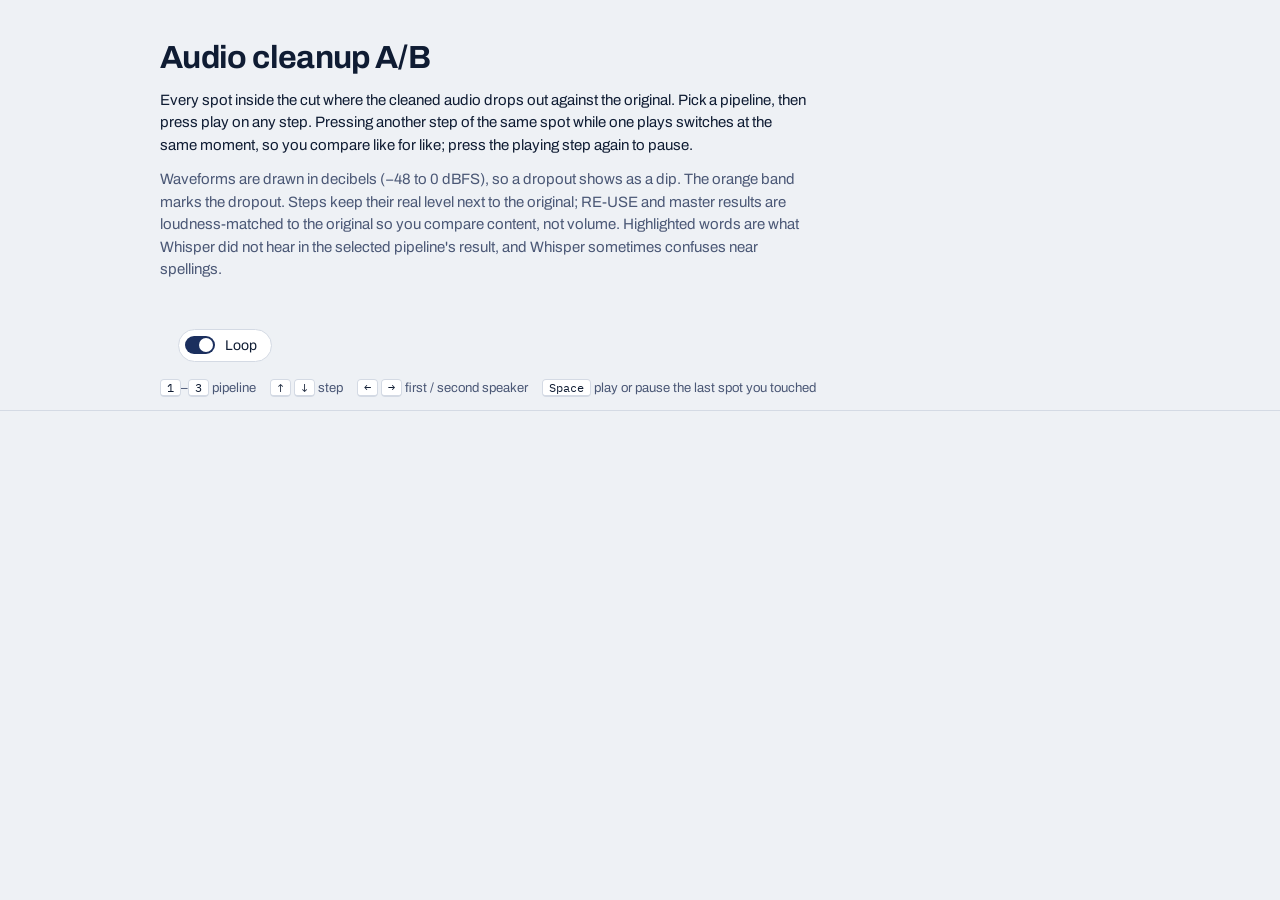
<file: plugins/audio-cleanup/scripts/ab_page_template.html>
<!doctype html>
<html lang="en">
<head>
<meta charset="utf-8">
<meta name="viewport" content="width=device-width, initial-scale=1, viewport-fit=cover">
<title>Audio Cleanup A/B</title>
<link rel="preconnect" href="https://fonts.googleapis.com">
<link rel="preconnect" href="https://fonts.gstatic.com" crossorigin>
<link rel="stylesheet" href="https://fonts.googleapis.com/css2?family=Archivo:wght@400;500;600;700&family=IBM+Plex+Mono:wght@400;500&display=swap">
<style>
/* Layout: one 960px working column, sticky pipeline bar; per spot = transport + numbered steps, two speaker lanes per step */
:root {
  --bg: #eef1f5; --surface: #ffffff; --ink: #0f1c33; --muted: #4b5876; --line: #d4dae4;
  --navy: #1b2f5e; --navy-hover: #26407a; --on-navy: #ffffff; --tint: #e2e8f2;
  --wave: #8d9bb8; --wave-played: #1b2f5e; --drop: rgba(234, 108, 32, .2); --drop-edge: #c4561a;
  --mark-bg: #fde3d0; --mark-ink: #7a2e06; --focus: #3d6bd8; --curve: #1f8a5b;
  --sans: "Archivo", "Segoe UI", system-ui, sans-serif;
  --mono: "IBM Plex Mono", ui-monospace, "Cascadia Mono", Consolas, monospace;
  color-scheme: light;
}
@media (prefers-color-scheme: dark) {
  :root:not([data-theme="light"]) {
    --bg: #0b1220; --surface: #121b2e; --ink: #e5eaf3; --muted: #9eabc4; --line: #24304a;
    --navy: #a9c1ff; --navy-hover: #c2d3ff; --on-navy: #0b1530; --tint: #1b2741;
    --wave: #4d5c7c; --wave-played: #a9c1ff; --drop: rgba(255, 140, 70, .18); --drop-edge: #ff9a5c;
    --mark-bg: #4a2410; --mark-ink: #ffd2b5; --focus: #8fb0ff; --curve: #5fd3a0; color-scheme: dark;
  }
}
:root[data-theme="dark"] {
  --bg: #0b1220; --surface: #121b2e; --ink: #e5eaf3; --muted: #9eabc4; --line: #24304a;
  --navy: #a9c1ff; --navy-hover: #c2d3ff; --on-navy: #0b1530; --tint: #1b2741;
  --wave: #4d5c7c; --wave-played: #a9c1ff; --drop: rgba(255, 140, 70, .18); --drop-edge: #ff9a5c;
  --mark-bg: #4a2410; --mark-ink: #ffd2b5; --focus: #8fb0ff; --curve: #5fd3a0; color-scheme: dark;
}
* { box-sizing: border-box; }
body { margin: 0; background: var(--bg); color: var(--ink); font-family: var(--sans); font-size: 15px; line-height: 1.5; }
::selection { background: var(--navy); color: var(--on-navy); }
[hidden] { display: none !important; }
.gutter { padding-left: max(16px, env(safe-area-inset-left, 0px)); padding-right: max(16px, env(safe-area-inset-right, 0px)); }
.col { max-width: 960px; margin: 0 auto; }
header.intro { padding-block: 40px 24px; }
.intro .col { display: grid; gap: 12px; }
h1 { font-size: 2rem; line-height: 1.15; font-weight: 700; letter-spacing: -.02em; margin: 0; text-wrap: balance; }
h2 { font-size: .8rem; font-weight: 600; letter-spacing: .12em; text-transform: uppercase; margin: 0; color: var(--muted); }
p { margin: 0; max-width: 72ch; }
.muted { color: var(--muted); }
.bar { position: sticky; top: env(safe-area-inset-top, 0px); z-index: 5; background: var(--bg);
  border-bottom: 1px solid var(--line); padding-block: 12px; }
.bar .col { display: grid; gap: 8px; }
.bar-row { display: flex; flex-wrap: wrap; gap: 10px 18px; align-items: center; }
.tabs { display: flex; flex-wrap: wrap; gap: 6px; }
.tab { border: 1px solid var(--line); background: var(--surface); border-radius: 999px; padding: 6px 14px;
  font: inherit; font-size: .9rem; font-weight: 500; color: var(--ink); cursor: pointer; display: inline-flex; gap: 8px; align-items: center;
  transition: background-color .24s ease-out, border-color .24s ease-out, color .24s ease-out, scale .24s ease-out; }
.tab:hover { background: var(--tint); border-color: var(--wave); transition-duration: .16s; }
.tab:active { scale: .96; transition-duration: .08s; }
.tab[aria-selected="true"] { background: var(--navy); border-color: var(--navy); color: var(--on-navy); }
.tab .n { font-family: var(--mono); font-size: .72rem; opacity: .7; }
.pdesc { color: var(--muted); font-size: .88rem; }
.keys { color: var(--muted); font-size: .82rem; display: flex; flex-wrap: wrap; gap: 4px 14px; }
kbd { font-family: var(--mono); font-size: .76rem; border: 1px solid var(--line); border-bottom-width: 2px; border-radius: 4px;
  padding: 0 6px; background: var(--surface); color: var(--ink); }
.toggle { display: inline-flex; align-items: center; gap: 10px; border: 1px solid var(--line); background: var(--surface);
  border-radius: 999px; padding: 5px 14px 5px 6px; font: inherit; font-size: .88rem; color: var(--ink); cursor: pointer;
  transition: background-color .24s ease-out, border-color .24s ease-out, scale .24s ease-out; }
.toggle:hover { background: var(--tint); border-color: var(--wave); transition-duration: .16s; }
.toggle:active { scale: .96; transition-duration: .08s; }
.toggle .knob { width: 30px; height: 18px; border-radius: 999px; background: var(--line); position: relative; transition: background-color .2s ease-out; }
.toggle .knob::after { content: ""; position: absolute; top: 2px; left: 2px; width: 14px; height: 14px; border-radius: 50%;
  background: var(--surface); transition: translate .2s ease-out; }
.toggle[aria-pressed="true"] .knob { background: var(--navy); }
.toggle[aria-pressed="true"] .knob::after { translate: 12px 0; }
main { padding-block: 28px 80px; }
main .col { display: grid; gap: 44px; }
.pod-head { display: flex; justify-content: space-between; align-items: baseline; padding-bottom: 10px; border-bottom: 1px solid var(--line); }
.pod-head span { font-family: var(--mono); font-size: .8rem; color: var(--muted); }
.spot { display: grid; gap: 14px; padding-block: 24px; border-bottom: 1px solid var(--line); scroll-margin-top: 140px; }
.spot-head { display: flex; flex-wrap: wrap; gap: 4px 14px; align-items: baseline; }
.tc { font-family: var(--mono); font-weight: 500; font-size: 1.1rem; font-variant-numeric: tabular-nums; }
.meta { color: var(--muted); font-size: .85rem; }
.badge { font-size: .72rem; font-weight: 600; letter-spacing: .06em; text-transform: uppercase; border-radius: 999px;
  padding: 1px 8px; background: var(--mark-bg); color: var(--mark-ink); align-self: center; }
.player { display: flex; align-items: center; gap: 12px; }
.play { flex: none; width: 48px; height: 48px; border-radius: 50%; border: 0; background: var(--navy); color: var(--on-navy);
  display: grid; place-items: center; cursor: pointer; transition: background-color .24s ease-out, scale .24s ease-out; }
.play:hover { background: var(--navy-hover); transition-duration: .16s; }
.play:active { scale: .94; transition-duration: .08s; }
.play svg { width: 20px; height: 20px; fill: currentColor; }
.play .i-pause, .play[aria-pressed="true"] .i-play { display: none; }
.play[aria-pressed="true"] .i-pause { display: block; }
.play[data-busy="true"] { opacity: .6; cursor: progress; }
.main-wave { flex: 1; min-width: 0; height: 76px; border-radius: 8px; background: var(--surface); border: 1px solid var(--line);
  cursor: pointer; overflow: hidden; transition: background-color .24s ease-out, border-color .24s ease-out; }
.main-wave:hover { border-color: var(--wave); transition-duration: .16s; }
.main-wave:active { background: var(--tint); transition-duration: .08s; }
canvas { display: block; width: 100%; height: 100%; }
.time { font-family: var(--mono); font-size: .8rem; color: var(--muted); font-variant-numeric: tabular-nums; min-width: 7.5ch; text-align: right; }
.now { font-size: .88rem; color: var(--muted); }
.now b { color: var(--ink); font-weight: 600; }
.steps { list-style: none; margin: 0; padding: 0; display: grid; gap: 8px; }
.step { display: grid; grid-template-columns: 13rem 1fr; gap: 12px; align-items: stretch; }
.step-label { display: grid; grid-template-columns: 1.6rem 1fr; gap: 0 8px; align-content: center; min-width: 0; }
.step-label .sn { grid-row: span 2; font-family: var(--mono); font-size: .8rem; color: var(--muted); border: 1px solid var(--line);
  border-radius: 4px; height: 1.4rem; display: grid; place-items: center; align-self: start; margin-top: 1px; }
.step-label b { font-weight: 600; font-size: .92rem; }
.step-label small { color: var(--muted); font-size: .78rem; line-height: 1.35; }
.lanes { display: grid; grid-template-columns: 1fr 1fr; gap: 8px; min-width: 0; }
.lanes.one .tile { grid-column: span 2; }
.tile { height: 54px; border-radius: 8px; border: 1px solid var(--line); background: var(--surface);
  padding: 0; cursor: pointer; overflow: hidden; color: var(--ink); font: inherit; text-align: left;
  display: grid; grid-template-columns: 40px 1fr;
  transition: background-color .24s ease-out, border-color .24s ease-out, box-shadow .24s ease-out, scale .24s ease-out; }
.tile:hover { border-color: var(--wave); background: var(--tint); transition-duration: .16s; }
.tile:active { scale: .985; transition-duration: .08s; }
.tile[aria-pressed="true"] { border-color: var(--navy); box-shadow: inset 0 0 0 1px var(--navy); }
.tile .pi { display: grid; place-items: center; border-right: 1px solid var(--line); color: var(--navy);
  transition: background-color .24s ease-out, color .24s ease-out; }
.tile:hover .pi { transition-duration: .16s; }
.tile .pi svg { width: 15px; height: 15px; fill: currentColor; }
.tile .pi .i-pause, .tile[data-playing="true"] .pi .i-play { display: none; }
.tile[data-playing="true"] .pi .i-pause { display: block; }
.tile[data-playing="true"] .pi { background: var(--navy); color: var(--on-navy); border-right-color: var(--navy); }
.tile .wv { position: relative; min-width: 0; }
.tile .wv canvas { position: absolute; inset: 0; width: 100%; height: 100%; }
.tile .who { position: absolute; top: 5px; left: 8px; font-size: .7rem; font-weight: 600; letter-spacing: .06em; text-transform: uppercase;
  color: var(--muted); background: var(--surface); border-radius: 4px; padding: 0 6px; pointer-events: none; z-index: 1; }
.tile[aria-pressed="true"] .who { color: var(--navy); }
.tile.na { cursor: not-allowed; opacity: .5; display: grid; grid-template-columns: 1fr; place-items: center; }
.tile.na .who { position: static; background: none; text-transform: none; letter-spacing: 0; font-weight: 500; }
.said { display: grid; grid-template-columns: 13rem 1fr; gap: 6px 12px; font-size: .93rem; margin: 4px 0 0; }
.said dt { color: var(--muted); font-size: .78rem; font-weight: 600; letter-spacing: .06em; text-transform: uppercase; padding-top: 2px; }
.said dd { margin: 0; min-width: 0; }
mark { background: var(--mark-bg); color: var(--mark-ink); border-radius: 4px; padding: 1px 6px; margin: 0 -2px;
  box-decoration-break: clone; -webkit-box-decoration-break: clone; }
button:focus-visible, .main-wave:focus-visible { outline: 2px solid var(--focus); outline-offset: 2px; }
@media (max-width: 640px) {
  h1 { font-size: 1.6rem; }
  .step { grid-template-columns: 1fr; gap: 6px; }
  .said { grid-template-columns: 1fr; gap: 2px; }
  .said dd + dt { margin-top: 8px; }
  .time { display: none; }
  .keys { display: none; }
}
@media (prefers-reduced-motion: reduce) { *, *::after { transition: none !important; } }
</style>
</head>
<body>
<header class="intro gutter"><div class="col">
  <h1 id="title">Audio cleanup A/B</h1>
  <p>Every spot inside the cut where the cleaned audio drops out against the original. Pick a pipeline, then press
    play on any step. Pressing another step of the same spot while one plays switches at the same moment, so you
    compare like for like; press the playing step again to pause.</p>
  <p class="muted">Waveforms are drawn in decibels (−48 to 0 dBFS), so a dropout shows as a dip. The orange band marks
    the dropout. Steps keep their real level next to the original; RE-USE and master results are loudness-matched to
    the original so you compare content, not volume. Highlighted words are what Whisper did not hear in the selected
    pipeline's result, and Whisper sometimes confuses near spellings.</p>
  <p class="muted" id="splitscore"></p>
</div></header>

<div class="bar gutter"><div class="col">
  <div class="bar-row">
    <div class="tabs" role="tablist" aria-label="Pipeline" id="tabs"></div>
    <button class="toggle" id="loop" type="button" aria-pressed="true"><span class="knob"></span>Loop</button>
  </div>
  <p class="pdesc" id="pdesc"></p>
  <div class="keys"><span><kbd>1</kbd>–<kbd id="nkeys">3</kbd> pipeline</span><span><kbd>↑</kbd> <kbd>↓</kbd> step</span>
    <span><kbd>←</kbd> <kbd>→</kbd> first / second speaker</span><span><kbd>Space</kbd> play or pause the last spot you touched</span></div>
</div></div>

<main class="gutter"><div class="col" id="list"></div></main>

<script id="data" type="application/json">__DATA__</script>
<script>
(() => {
  const META = JSON.parse(document.getElementById("data").textContent);
  const DATA = META.spots;
  const P = META.pipelines;  // [{k, label, desc, steps: [{id, label, sub, lanes: [track keys], who?}]}]
  const ORDER = ["orig", "split", "spk", "reuse", "final"];
  let pi = 0;
  document.getElementById("nkeys").textContent = String(P.length);
  if (META.title) { document.getElementById("title").textContent = META.title; document.title = META.title; }
  const laneName = (sp, li) => (sp.d.lanes || ["Speaker A", "Speaker B"])[li];
  const stepsFor = sp => P[pi].steps.filter(s => s.lanes.some(k => sp.d.tracks[k]));
  let ctx = null, playing = null, focusSpot = null;
  const loopBtn = document.getElementById("loop");
  const spots = [];
  const esc = s => String(s).replace(/[&<>"]/g, c => ({ "&": "&amp;", "<": "&lt;", ">": "&gt;", '"': "&quot;" }[c]));
  const css = n => getComputedStyle(document.documentElement).getPropertyValue(n).trim();
  const PLAY = '<svg class="i-play" viewBox="0 0 24 24" aria-hidden="true"><path d="M8 5.5v13a1 1 0 0 0 1.5.86l11-6.5a1 1 0 0 0 0-1.72l-11-6.5A1 1 0 0 0 8 5.5Z"/></svg>' +
    '<svg class="i-pause" viewBox="0 0 24 24" aria-hidden="true"><rect x="6" y="5" width="4.5" height="14" rx="1.2"/><rect x="13.5" y="5" width="4.5" height="14" rx="1.2"/></svg>';

  const tabs = document.getElementById("tabs");
  tabs.innerHTML = P.map((p, i) => `<button class="tab" role="tab" type="button" data-i="${i}"><span class="n">${i + 1}</span>${p.label}</button>`).join("");
  tabs.querySelectorAll(".tab").forEach(b => b.addEventListener("click", () => setPipeline(+b.dataset.i)));

  const curStep = sp => { const st = stepsFor(sp); return st.find(s => s.id === sp.stepId) || st[st.length - 1]; };
  const keyFor = sp => {
    const step = curStep(sp), k = step.lanes[Math.min(sp.lane, step.lanes.length - 1)];
    return sp.d.tracks[k] ? k : "orig";
  };
  const PLAY_SM = '<svg class="i-play" viewBox="0 0 24 24" aria-hidden="true"><path d="M7 4.8v14.4a1 1 0 0 0 1.5.86l12.2-7.2a1 1 0 0 0 0-1.72L8.5 3.94A1 1 0 0 0 7 4.8Z"/></svg>' +
    '<svg class="i-pause" viewBox="0 0 24 24" aria-hidden="true"><rect x="5.5" y="4" width="5" height="16" rx="1.2"/><rect x="13.5" y="4" width="5" height="16" rx="1.2"/></svg>';
  function markPlaying(sp) {
    const k = keyFor(sp), on = !!(playing && playing.sp === sp);
    sp.tiles.forEach(t => {
      const live = on && t.k === k;
      t.el.dataset.playing = String(live);
      t.el.setAttribute("aria-label", `${live ? "Pause" : "Play"} ${t.step.label}${t.step.lanes.length === 2 ? " " + laneName(sp, t.ln) : ""}`);
    });
  }

  const list = document.getElementById("list");
  for (const pod of [...new Set(DATA.map(d => d.pod))]) {
    const items = DATA.filter(d => d.pod === pod);
    const sec = document.createElement("section");
    sec.style.display = "grid";
    sec.innerHTML = `<div class="pod-head"><h2>${esc(pod)}</h2><span>${items.length} spots</span></div>`;
    for (const d of items) {
      const el = document.createElement("article");
      el.className = "spot";
      el.id = d.id;
      el.innerHTML = `<div class="spot-head"><span class="tc">${d.timeline}</span>${d.kind ? `<span class="badge">${esc(d.kind)}</span>` : ""}
          <span class="meta">dropout ${d.drop_dur.toFixed(2)} s, ${d.drop_at.toFixed(1)} s into the clip</span></div>
        <div class="player">
          <button class="play" type="button" aria-pressed="false" aria-label="Play ${d.timeline}">${PLAY}</button>
          <div class="main-wave" tabindex="0" role="slider" aria-label="Seek" aria-valuemin="0" aria-valuemax="${d.dur}" aria-valuenow="0"><canvas></canvas></div>
          <span class="time">0.0 / ${d.dur.toFixed(1)} s</span>
        </div>
        <p class="now"></p>
        <ol class="steps"></ol>
        <dl class="said"></dl>`;
      sec.appendChild(el);
      const sp = { d, el, offset: 0, bufs: null, loading: null, tiles: [], stepId: "final", lane: 0,
        btn: el.querySelector(".play"), box: el.querySelector(".main-wave"), cv: el.querySelector(".main-wave canvas"),
        time: el.querySelector(".time"), now: el.querySelector(".now"), stepsEl: el.querySelector(".steps"), said: el.querySelector(".said") };
      spots.push(sp);
      sp.btn.addEventListener("click", () => { focusSpot = sp; toggle(sp); });
      sp.box.addEventListener("click", e => {
        focusSpot = sp;
        const r = sp.box.getBoundingClientRect();
        seek(sp, Math.max(0, Math.min(1, (e.clientX - r.left) / r.width)) * d.dur);
      });
      sp.box.addEventListener("keydown", e => {
        if (e.key !== "ArrowLeft" && e.key !== "ArrowRight") return;
        e.preventDefault(); e.stopPropagation();
        focusSpot = sp;
        seek(sp, Math.max(0, Math.min(d.dur, pos(sp) + (e.key === "ArrowLeft" ? -0.5 : 0.5))));
      });
      new ResizeObserver(() => drawSpot(sp)).observe(sp.box);
    }
    list.appendChild(sec);
  }
  focusSpot = spots[0];

  function buildSteps(sp) {
    const steps = stepsFor(sp);
    sp.tiles = [];
    sp.stepsEl.innerHTML = steps.map((s, si) => `<li class="step"><div class="step-label"><span class="sn">${si + 1}</span>
        <b>${s.label}</b><small>${s.sub}</small></div>
        <div class="lanes${s.lanes.length === 1 ? " one" : ""}">${s.lanes.map((k, li) => sp.d.tracks[k]
          ? `<button class="tile" type="button" data-s="${s.id}" data-l="${li}" aria-pressed="false"><span class="pi">${PLAY_SM}</span><span class="wv"><span class="who">${s.lanes.length === 1 ? esc(s.who || "Mix") : esc(laneName(sp, li))}</span><canvas></canvas></span></button>`
          : `<button class="tile na" type="button" disabled><span class="who">Not available for this spot</span></button>`).join("")}</div></li>`).join("");
    sp.stepsEl.querySelectorAll(".tile:not(.na)").forEach(t => {
      const tile = { el: t, cv: t.querySelector("canvas"), host: t.querySelector(".wv"),
        step: steps.find(s => s.id === t.dataset.s), ln: +t.dataset.l };
      tile.k = tile.step.lanes[tile.ln];
      sp.tiles.push(tile);
      t.addEventListener("click", () => {
        focusSpot = sp;
        const live = playing && playing.sp === sp;
        if (live && keyFor(sp) === tile.k) { stop(true); return; }
        select(sp, tile.step.id, tile.step.lanes.length === 2 ? tile.ln : undefined);
        if (!live) start(sp);
      });
      new ResizeObserver(() => drawTile(sp, tile)).observe(tile.host);
    });
  }

  function renderSpot(sp) {
    const st = curStep(sp), k = keyFor(sp);
    sp.tiles.forEach(t => t.el.setAttribute("aria-pressed", String(t.k === k)));
    markPlaying(sp);
    const ln = st.lanes.length === 2 ? ` · ${esc(laneName(sp, sp.lane))}` : "";
    sp.now.innerHTML = `Now: <b>${esc(P[pi].label)} → ${esc(st.label)}${ln}</b>`;
    const v = P[pi].k, t = sp.d.text, miss = new Set((sp.d.missing[v] || []));
    const orig = (t.orig || "").split(" ").map((w, i) => miss.has(i) ? `<mark>${esc(w)}</mark>` : esc(w)).join(" ");
    sp.said.innerHTML = `<dt>Original said</dt><dd>${orig}</dd>` +
      (t[v] ? `<dt>${esc(P[pi].label)} final said</dt><dd>${esc(t[v])}</dd>` : "");
    drawSpot(sp);
  }

  function setPipeline(i) {
    if (i < 0 || i >= P.length) return;
    pi = i;
    for (const sp of spots) {
      const ids = stepsFor(sp).map(s => s.id);
      if (ids.includes(sp.stepId)) continue;
      const want = ORDER.indexOf(sp.stepId);
      sp.stepId = ORDER.slice(0, want + 1).reverse().find(id => ids.includes(id)) || "final";
    }
    tabs.querySelectorAll(".tab").forEach(b => b.setAttribute("aria-selected", String(+b.dataset.i === pi)));
    document.getElementById("pdesc").textContent = P[pi].desc;
    spots.forEach(sp => { buildSteps(sp); renderSpot(sp); });
    route();
  }

  function select(sp, id, ln) {
    sp.stepId = id;
    if (ln !== undefined) sp.lane = ln;
    renderSpot(sp);
    if (playing && playing.sp === sp) route();
  }

  function route() {
    if (!playing) return;
    const k = keyFor(playing.sp);
    for (const [key, n] of Object.entries(playing.nodes)) n.g.gain.setTargetAtTime(key === k ? 1 : 0, ctx.currentTime, 0.006);
    markPlaying(playing.sp);
  }

  function pos(sp) {
    if (playing && playing.sp === sp) {
      let p = playing.off + (ctx.currentTime - playing.t0);
      if (loopBtn.getAttribute("aria-pressed") === "true") p %= playing.dur;
      return Math.max(0, Math.min(p, sp.d.dur));
    }
    return sp.offset;
  }

  function paint(cv, host, sp, tr, big) {
    const r = host.getBoundingClientRect();
    if (!r.width || !tr) return;
    const dpr = window.devicePixelRatio || 1, W = Math.round(r.width * dpr), H = Math.round(r.height * dpr);
    if (cv.width !== W || cv.height !== H) { cv.width = W; cv.height = H; }
    const g = cv.getContext("2d"), d = sp.d, pk = tr.peaks, n = pk.length, p = pos(sp) / d.dur;
    g.clearRect(0, 0, W, H);
    const x0 = d.drop_at / d.dur * W, x1 = Math.max(x0 + 3 * dpr, (d.drop_at + d.drop_dur) / d.dur * W);
    g.fillStyle = css("--drop"); g.fillRect(x0, 0, x1 - x0, H);
    g.fillStyle = css("--drop-edge"); g.fillRect(x0, 0, dpr, H); g.fillRect(x1 - dpr, 0, dpr, H);
    const bw = W / n, mid = H / 2, half = H / 2 - (big ? 6 : 4) * dpr, wc = css("--wave"), pc = css("--wave-played");
    for (let i = 0; i < n; i++) {
      const h = Math.max(dpr, pk[i] / 99 * half);
      g.fillStyle = (i + 0.5) / n <= p ? pc : wc;
      g.fillRect(i * bw + bw * 0.15, mid - h, Math.max(1, bw * 0.7), 2 * h);
    }
    if (tr.curve) {
      g.strokeStyle = css("--curve"); g.lineWidth = 1.5 * dpr; g.beginPath();
      let on = false;
      tr.curve.forEach((db, i) => {
        if (db === null) { on = false; return; }
        const x = (i + 0.5) * bw, y = H - 3 * dpr - (db + 6) / 30 * (H - 6 * dpr);
        on ? g.lineTo(x, y) : g.moveTo(x, y); on = true;
      });
      g.stroke();
    }
    if (p > 0) { g.fillStyle = pc; g.fillRect(Math.min(W - 2 * dpr, p * W), 0, 2 * dpr, H); }
  }

  function drawTile(sp, t) { paint(t.cv, t.host, sp, sp.d.tracks[t.k], false); }
  function drawSpot(sp) {
    paint(sp.cv, sp.box, sp, sp.d.tracks[keyFor(sp)], true);
    sp.tiles.forEach(t => drawTile(sp, t));
    sp.time.textContent = `${pos(sp).toFixed(1)} / ${sp.d.dur.toFixed(1)} s`;
    sp.box.setAttribute("aria-valuenow", pos(sp).toFixed(1));
  }

  function load(sp) {
    if (sp.bufs) return Promise.resolve(sp.bufs);
    if (!sp.loading) {
      sp.loading = Promise.all(Object.entries(sp.d.tracks).map(([k, v]) =>
        fetch(v.src).then(r => { if (!r.ok) throw new Error(v.src); return r.arrayBuffer(); })
          .then(b => ctx.decodeAudioData(b)).then(buf => [k, buf])))
        .then(e => (sp.bufs = Object.fromEntries(e)))
        .catch(err => { sp.loading = null; throw err; });
    }
    return sp.loading;
  }

  function stop(keep) {
    if (!playing) return;
    const sp = playing.sp, p = pos(sp);
    for (const n of Object.values(playing.nodes)) { n.src.onended = null; try { n.src.stop(); } catch (e) {} n.src.disconnect(); }
    playing = null;
    sp.offset = keep && p < sp.d.dur - 0.05 ? p : 0;
    sp.btn.setAttribute("aria-pressed", "false");
    sp.btn.setAttribute("aria-label", `Play ${sp.d.timeline}`);
    markPlaying(sp);
    drawSpot(sp);
  }

  async function start(sp) {
    if (!ctx) ctx = new (window.AudioContext || window.webkitAudioContext)();
    if (ctx.state !== "running") await ctx.resume();
    if (playing) stop(true);
    sp.btn.dataset.busy = "true";
    let bufs;
    try { bufs = await load(sp); }
    catch (e) { sp.btn.dataset.busy = "false"; sp.time.textContent = "Audio failed to load"; return; }
    sp.btn.dataset.busy = "false";
    if (playing) stop(true);
    const dur = Math.min(...Object.values(bufs).map(b => b.duration));
    const off = sp.offset >= dur - 0.05 ? 0 : sp.offset;
    const t0 = ctx.currentTime + 0.04, loop = loopBtn.getAttribute("aria-pressed") === "true", k = keyFor(sp);
    const nodes = {};
    for (const [key, buf] of Object.entries(bufs)) {
      const src = ctx.createBufferSource();
      src.buffer = buf; src.loop = loop;
      if (loop) { src.loopStart = 0; src.loopEnd = dur; }
      const g = ctx.createGain();
      g.gain.value = key === k ? 1 : 0;
      src.connect(g).connect(ctx.destination);
      src.start(t0, off);
      nodes[key] = { src, g };
    }
    Object.values(nodes)[0].src.onended = () => { if (playing && playing.nodes === nodes) stop(false); };
    playing = { sp, nodes, t0, off, dur };
    sp.btn.setAttribute("aria-pressed", "true");
    sp.btn.setAttribute("aria-label", `Pause ${sp.d.timeline}`);
    markPlaying(sp);
    const tick = () => { if (playing && playing.nodes === nodes) { drawSpot(sp); requestAnimationFrame(tick); } };
    requestAnimationFrame(tick);
  }

  function toggle(sp) { if (playing && playing.sp === sp) stop(true); else start(sp); }
  function seek(sp, t) {
    if (playing && playing.sp === sp) { stop(false); sp.offset = t; start(sp); }
    else { sp.offset = t; drawSpot(sp); }
  }

  loopBtn.addEventListener("click", () => {
    loopBtn.setAttribute("aria-pressed", String(loopBtn.getAttribute("aria-pressed") !== "true"));
    if (playing) { const sp = playing.sp; stop(true); start(sp); }
  });

  document.addEventListener("keydown", e => {
    if (e.metaKey || e.ctrlKey || e.altKey) return;
    if (/^[1-9]$/.test(e.key)) { if (+e.key <= P.length) setPipeline(+e.key - 1); return; }
    const sp = focusSpot;
    if (!sp) return;
    const st = stepsFor(sp), si = st.indexOf(curStep(sp));
    if (e.key === "ArrowUp" || e.key === "ArrowDown") {
      e.preventDefault();
      const nx = st[Math.max(0, Math.min(st.length - 1, si + (e.key === "ArrowUp" ? -1 : 1)))];
      select(sp, nx.id);
      return;
    }
    if (e.key === "ArrowLeft" || e.key === "ArrowRight") { e.preventDefault(); select(sp, sp.stepId, e.key === "ArrowLeft" ? 0 : 1); return; }
    if (e.code === "Space" && !(e.target instanceof HTMLButtonElement)) { e.preventDefault(); toggle(sp); }
  });

  const redraw = () => spots.forEach(drawSpot);
  try { matchMedia("(prefers-color-scheme: dark)").addEventListener("change", redraw); } catch (e) {}
  new MutationObserver(redraw).observe(document.documentElement, { attributes: true, attributeFilter: ["data-theme"] });
  if (META.score) document.getElementById("splitscore").textContent = META.score;
  setPipeline(pi);
})();
</script>
</body>
</html>
</file>
